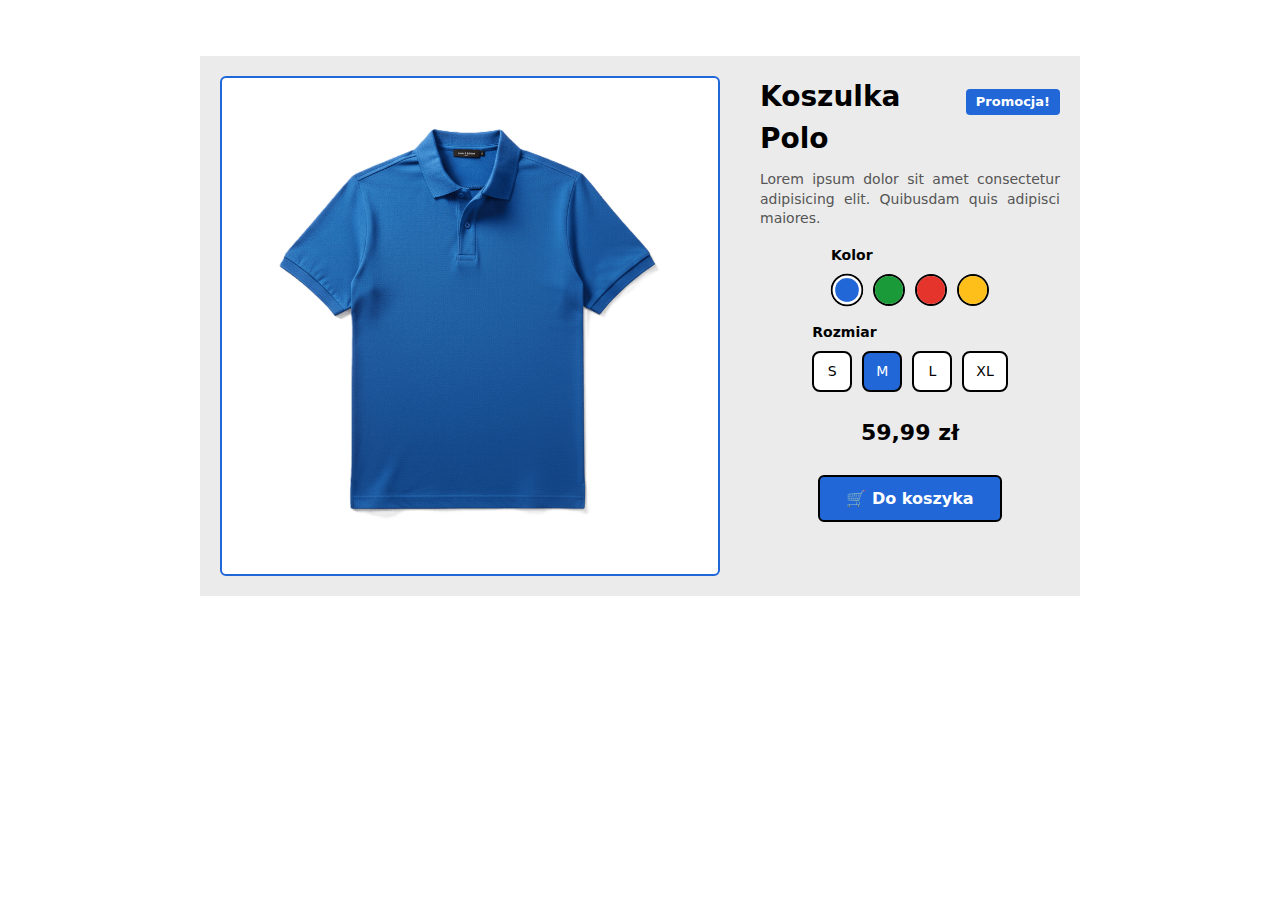
<file: lab-3/index.html>
<!DOCTYPE html>
<html lang="pl">
  <head>
    <meta charset="UTF-8" />
    <meta name="viewport" content="width=device-width, initial-scale=1.0" />
    <title>Polo Shirt</title>
    <link rel="stylesheet" href="css/style.css" />
  </head>
  <body>
    <div class="page">
      <main class="product">
        <section class="gallery">
          <div class="image-frame">
            <img src="images/polo_b.png" alt="Blue polo" class="img-blue" />
            <img src="images/polo_g.png" alt="Green polo" class="img-green" />
            <img src="images/polo_r.png" alt="Red polo" class="img-red" />
            <img src="images/polo_y.png" alt="Yellow polo" class="img-yellow" />
          </div>
        </section>

        <section class="info">
          <header>
            <div>
              <h1>Koszulka Polo</h1>
              <p class="promo">Promocja!</p>
            </div>
            <p class="desc">
              Lorem ipsum dolor sit amet consectetur adipisicing elit. Quibusdam
              quis adipisci maiores.
            </p>
          </header>

          <section>
            <h2>Kolor</h2>
            <fieldset class="colors">
              <input type="radio" name="color" id="color-blue" hidden checked />
              <label for="color-blue"><span data-color="blue"></span></label>

              <input type="radio" name="color" id="color-green" hidden />
              <label for="color-green"><span data-color="green"></span></label>

              <input type="radio" name="color" id="color-red" hidden />
              <label for="color-red"><span data-color="red"></span></label>

              <input type="radio" name="color" id="color-yellow" hidden />
              <label for="color-yellow"
                ><span data-color="yellow"></span
              ></label>
            </fieldset>
          </section>

          <section>
            <h2>Rozmiar</h2>
            <fieldset class="sizes">
              <input type="radio" name="size" id="size-s" />
              <label for="size-s">S</label>

              <input type="radio" name="size" id="size-m" checked />
              <label for="size-m">M</label>

              <input type="radio" name="size" id="size-l" />
              <label for="size-l">L</label>

              <input type="radio" name="size" id="size-xl" />
              <label for="size-xl">XL</label>
            </fieldset>
          </section>

          <p class="price">59,99 zł</p>

          <button type="button" class="add-to-cart">🛒 Do koszyka</button>
        </section>
      </main>
    </div>
  </body>
</html>
</file>
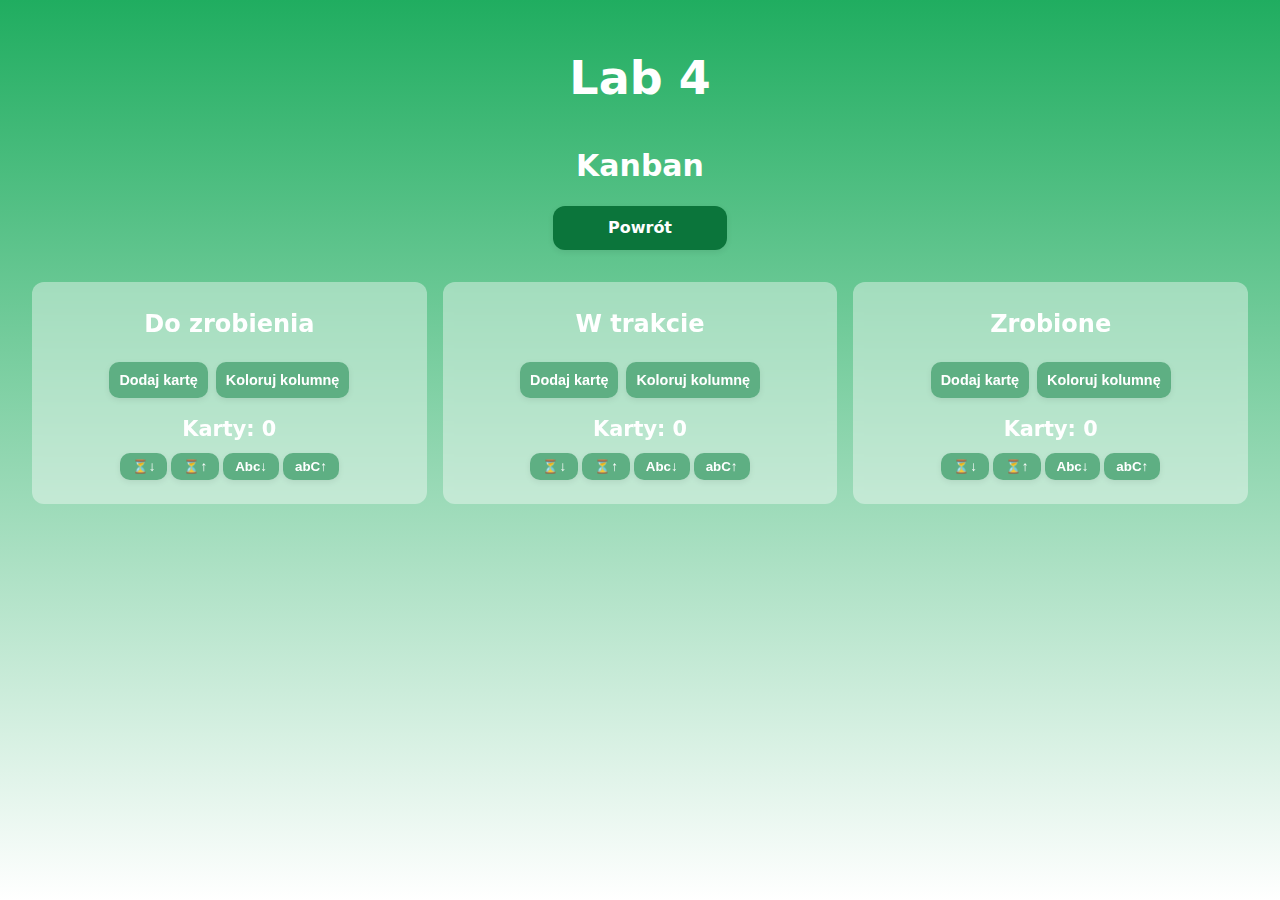
<file: lab-4/index.html>
<!DOCTYPE html>
<html lang="pl">
  <head>
    <meta charset="UTF-8" />
    <meta name="viewport" content="width=device-width, initial-scale=1.0" />
    <title>Lab 4</title>
    <link rel="stylesheet" href="css/style.css" />
  </head>

  <body>
    <header>
      <h1>Lab 4</h1>
      <h2>Kanban</h2>
      <a href="..">Powrót</a>
    </header>

    <main class="kanban">
      <section class="column" data-status="todo">
        <h3>Do zrobienia</h3>
        <div class="button-row">
          <button type="button" class="add-card">Dodaj kartę</button>
          <button type="button" class="color-column">Koloruj kolumnę</button>
        </div>
        <div class="card-counter">Karty: 0</div>
        <div class="sort-controls">
          <button
            type="button"
            class="sort-date-asc"
            title="Sortuj od najstarszej"
          >
            ⏳↓
          </button>
          <button
            type="button"
            class="sort-date-desc"
            title="Sortuj od najmłodszej"
          >
            ⏳↑
          </button>
          <button
            type="button"
            class="sort-text-asc"
            title="Sortuj alfabetycznie"
          >
            Abc↓
          </button>
          <button
            type="button"
            class="sort-text-desc"
            title="Sortuj odwrotnie alfabetycznie"
          >
            abC↑
          </button>
        </div>
        <div class="card-list"></div>
      </section>

      <section class="column" data-status="in-progress">
        <h3>W trakcie</h3>
        <div class="button-row">
          <button type="button" class="add-card">Dodaj kartę</button>
          <button type="button" class="color-column">Koloruj kolumnę</button>
        </div>
        <div class="card-counter">Karty: 0</div>
        <div class="sort-controls">
          <button
            type="button"
            class="sort-date-asc"
            title="Sortuj od najstarszej"
          >
            ⏳↓
          </button>
          <button
            type="button"
            class="sort-date-desc"
            title="Sortuj od najmłodszej"
          >
            ⏳↑
          </button>
          <button
            type="button"
            class="sort-text-asc"
            title="Sortuj alfabetycznie"
          >
            Abc↓
          </button>
          <button
            type="button"
            class="sort-text-desc"
            title="Sortuj odwrotnie alfabetycznie"
          >
            abC↑
          </button>
        </div>
        <div class="card-list"></div>
      </section>

      <section class="column" data-status="done">
        <h3>Zrobione</h3>
        <div class="button-row">
          <button type="button" class="add-card">Dodaj kartę</button>
          <button type="button" class="color-column">Koloruj kolumnę</button>
        </div>
        <div class="card-counter">Karty: 0</div>
        <div class="sort-controls">
          <button
            type="button"
            class="sort-date-asc"
            title="Sortuj od najstarszej"
          >
            ⏳↓
          </button>
          <button
            type="button"
            class="sort-date-desc"
            title="Sortuj od najmłodszej"
          >
            ⏳↑
          </button>
          <button
            type="button"
            class="sort-text-asc"
            title="Sortuj alfabetycznie"
          >
            Abc↓
          </button>
          <button
            type="button"
            class="sort-text-desc"
            title="Sortuj odwrotnie alfabetycznie"
          >
            abC↑
          </button>
        </div>
        <div class="card-list"></div>
      </section>
    </main>

    <script src="js/kanban.js"></script>
  </body>
</html>
</file>
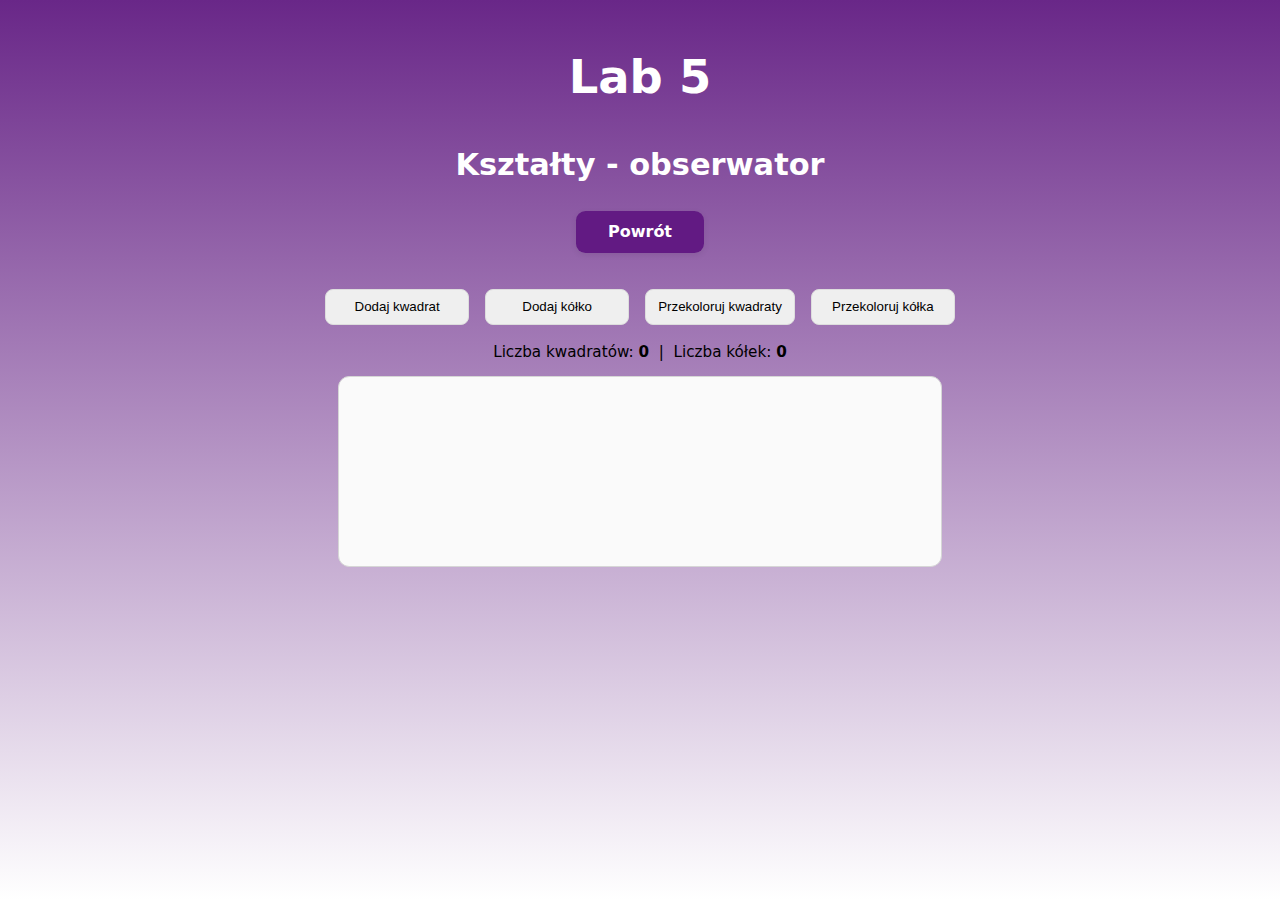
<file: lab-5/index.html>
<!DOCTYPE html>
<html lang="pl">
  <head>
    <meta charset="UTF-8" />
    <title>Lab 5</title>
    <link rel="stylesheet" href="css/style.css" />
    <meta name="viewport" content="width=device-width, initial-scale=1.0" />
    <script defer type="module" src="./app.js"></script>
  </head>
  <body>
    <header>
      <h1>Lab 5</h1>
      <h2>Kształty - obserwator</h2>
      <a class="return-btn" href="..">Powrót</a>
    </header>
    <main>
      <div class="controls">
        <button id="addSquare">Dodaj kwadrat</button>
        <button id="addCircle">Dodaj kółko</button>
        <button id="recolorSquares">Przekoloruj kwadraty</button>
        <button id="recolorCircles">Przekoloruj kółka</button>
      </div>

      <div class="counters">
        <span>Liczba kwadratów: <strong id="cntSquares">0</strong></span>
        &nbsp;|&nbsp;
        <span>Liczba kółek: <strong id="cntCircles">0</strong></span>
      </div>

      <div id="board" class="board" aria-label="pole z kształtami">
        <!-- tutaj będą dodawane shape -->
      </div>
    </main>
  </body>
</html>
</file>
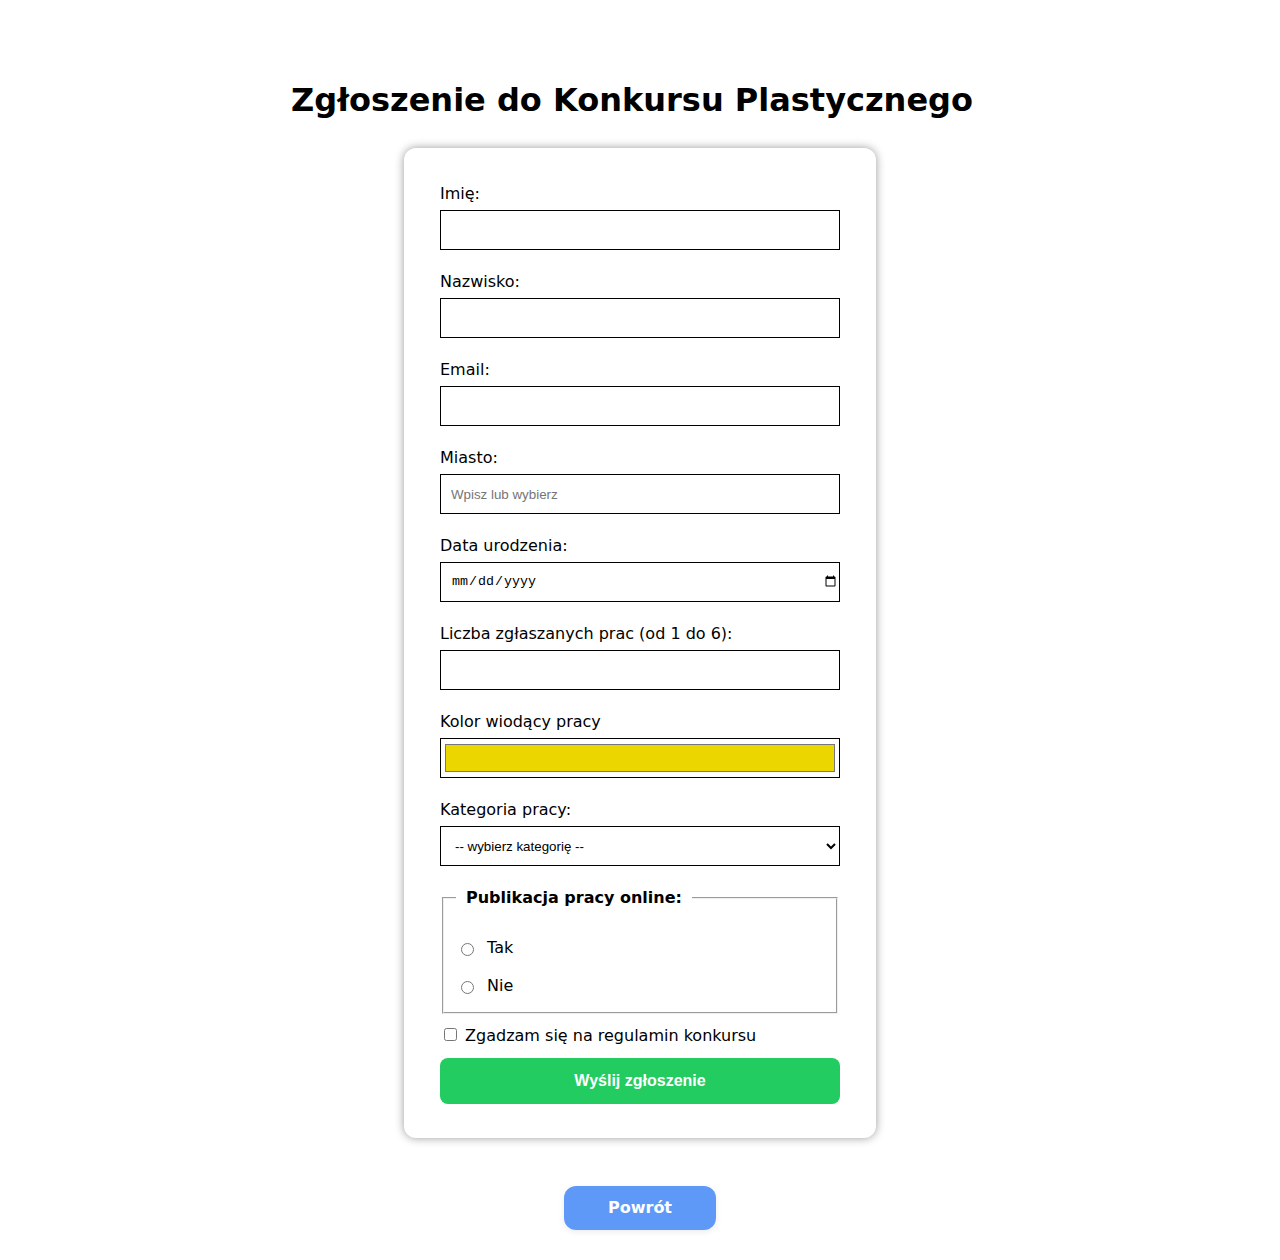
<file: lab-1/pages/konkurs.html>
<!DOCTYPE html>
<html lang="pl">
  <head>
    <meta charset="UTF-8" />
    <title></title>
    <link rel="stylesheet" href="../css/konkurs.css" />
  </head>
  <body>
    <header>
      <h1>Zgłoszenie do Konkursu Plastycznego</h1>
      <nav>
        <label for="theme" title="Zmień motyw"> </label>
      </nav>
    </header>
    <main>
      <section class="wrap card">
        <input type="checkbox" id="theme" hidden />
        <form action="https://httpbin.org/get" method="get">
          <label for="name">Imię:</label>
          <input type="text" name="name" required maxlength="30" />

          <label for="name">Nazwisko:</label>
          <input
            type="text"
            id="surname"
            name="surname"
            required
            maxlength="50"
          />

          <label for="email">Email:</label>
          <input type="email" name="email" required />

          <label for="city">Miasto:</label>
          <input
            list="cities"
            name="city"
            placeholder="Wpisz lub wybierz"
            required
          />
          <datalist>
            <option value="Warszawa"></option>
            <option value="Kraków"></option>
            <option value="Gdańsk"></option>
            <option value="Poznań"></option>
            <option value="Wrocław"></option>
          </datalist>

          <label for="age">Data urodzenia:</label>
          <input type="date" name="date" required />

          <label>Liczba zgłaszanych prac (od 1 do 6):</label>
          <input
            type="number"
            id="works"
            name="works"
            min="1"
            max="6"
            required
          />

          <label for="color">Kolor wiodący pracy</label>
          <input type="color" name="color" value="#EBD600" />

          <label for="category">Kategoria pracy:</label>
          <select name="category" required>
            <option value="">-- wybierz kategorię --</option>
            <option>Rysunek</option>
            <option>Malarstwo</option>
            <option>Grafika cyfrowa</option>
          </select>

          <fieldset>
            <legend>Publikacja pracy online:</legend>
            <label>
              <input type="radio" name="published" value="tak" required />
              Tak
            </label>
            <label>
              <input type="radio" name="published" value="nie" /> Nie
            </label>
          </fieldset>

          <label for="agreement">
            <input type="checkbox" required />
            Zgadzam się na regulamin konkursu
          </label>

          <button type="submit">Wyślij zgłoszenie</button>
        </form>
      </section>
    </main>
    <footer>
      <a href="..">Powrót</a>
    </footer>
  </body>
</html>
</file>
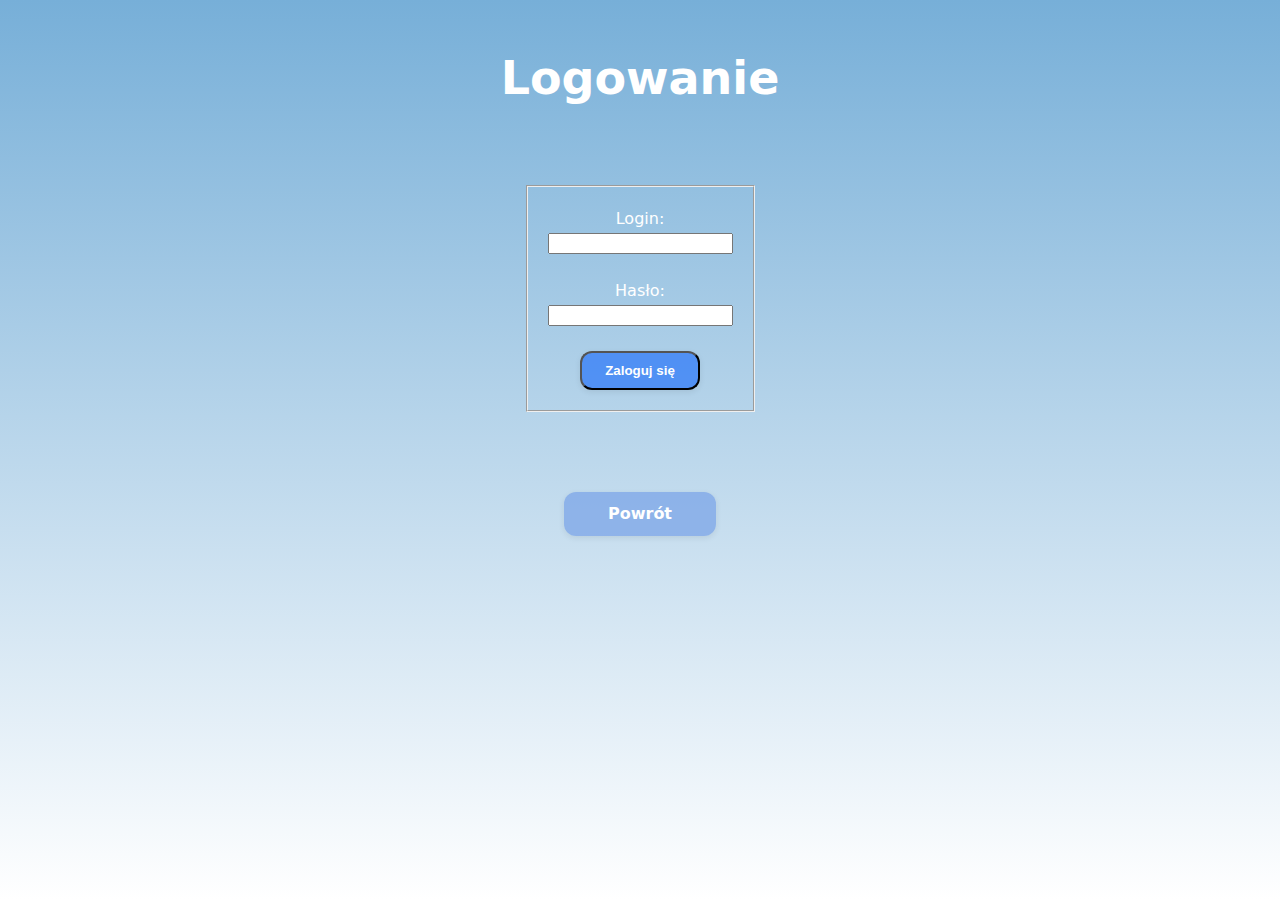
<file: lab-1/pages/login.html>
<!DOCTYPE html>
<html lang="pl">
  <head>
    <meta charset="UTF-8" />
    <title>Login</title>
    <link rel="stylesheet" href="../css/main.css" />
  </head>
  <body>
    <header>
      <h1>Logowanie</h1>
    </header>
    <main>
      <section>
        <form action="https://httpbin.org/post" method="post">
          <fieldset>
            <label for="login">Login:</label><br />
            <input type="text" id="login" name="login" required /><br /><br />
            <label for="password">Hasło:</label><br />
            <input
              type="password"
              id="password"
              name="password"
              required
            /><br /><br />
            <button type="submit">Zaloguj się</button>
          </fieldset>
        </form>
      </section>
    </main>
    <footer>
      <a href="..">Powrót</a>
    </footer>
  </body>
</html>
</file>
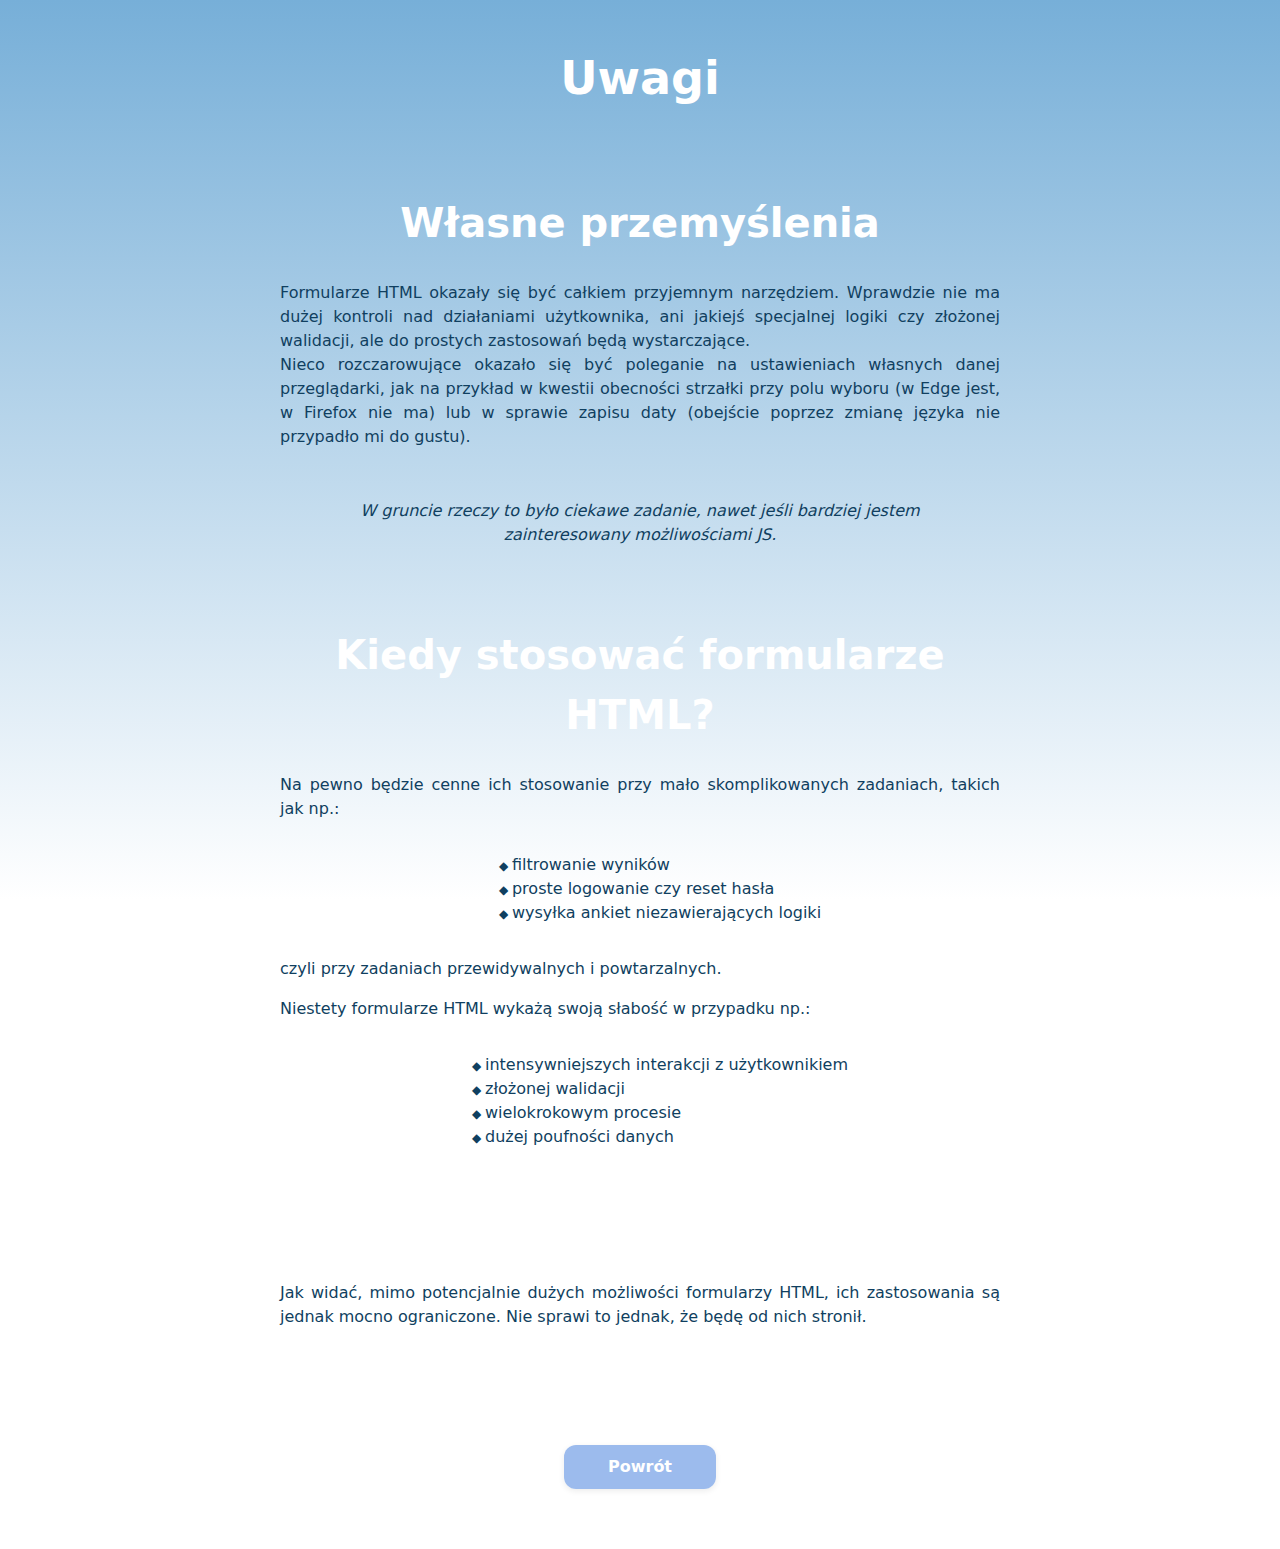
<file: lab-1/pages/uwagi.html>
<!DOCTYPE html>
<html lang="pl">
  <head>
    <meta charset="UTF-8" />
    <title>Uwagi</title>
    <link rel="stylesheet" href="../css/main.css" />
  </head>
  <body>
    <h1>Uwagi</h1>
    <main>
      <article>
        <section>
          <h2>Własne przemyślenia</h2>
          <p>
            Formularze HTML okazały się być całkiem przyjemnym narzędziem.
            Wprawdzie nie ma dużej kontroli nad działaniami użytkownika, ani
            jakiejś specjalnej logiki czy złożonej walidacji, ale do prostych
            zastosowań będą wystarczające. <br />Nieco rozczarowujące okazało
            się być poleganie na ustawieniach własnych danej przeglądarki, jak
            na przykład w kwestii obecności strzałki przy polu wyboru (w Edge
            jest, w Firefox nie ma) lub w sprawie zapisu daty (obejście poprzez
            zmianę języka nie przypadło mi do gustu).
          </p>
          <aside>
            W gruncie rzeczy to było ciekawe zadanie, nawet jeśli bardziej
            jestem zainteresowany możliwościami JS.
          </aside>
        </section>

        <section>
          <h2>Kiedy stosować formularze HTML?</h2>
          <p>
            Na pewno będzie cenne ich stosowanie przy mało skomplikowanych
            zadaniach, takich jak np.:
          </p>
          <ul>
            <li>filtrowanie wyników</li>
            <li>proste logowanie czy reset hasła</li>
            <li>wysyłka ankiet niezawierających logiki</li>
          </ul>
          <p>czyli przy zadaniach przewidywalnych i powtarzalnych.</p>
          <p>Niestety formularze HTML wykażą swoją słabość w przypadku np.:</p>
          <ul>
            <li>intensywniejszych interakcji z użytkownikiem</li>
            <li>złożonej walidacji</li>
            <li>wielokrokowym procesie</li>
            <li>dużej poufności danych</li>
          </ul>
        </section>
        <summary>
          <h2>Podsumowanie</h2>
          <p>
            Jak widać, mimo potencjalnie dużych możliwości formularzy HTML, ich
            zastosowania są jednak mocno ograniczone. Nie sprawi to jednak, że
            będę od nich stronił.
          </p>
        </summary>
      </article>
    </main>

    <footer>
      <a href="..">Powrót</a>
    </footer>
  </body>
</html>
</file>
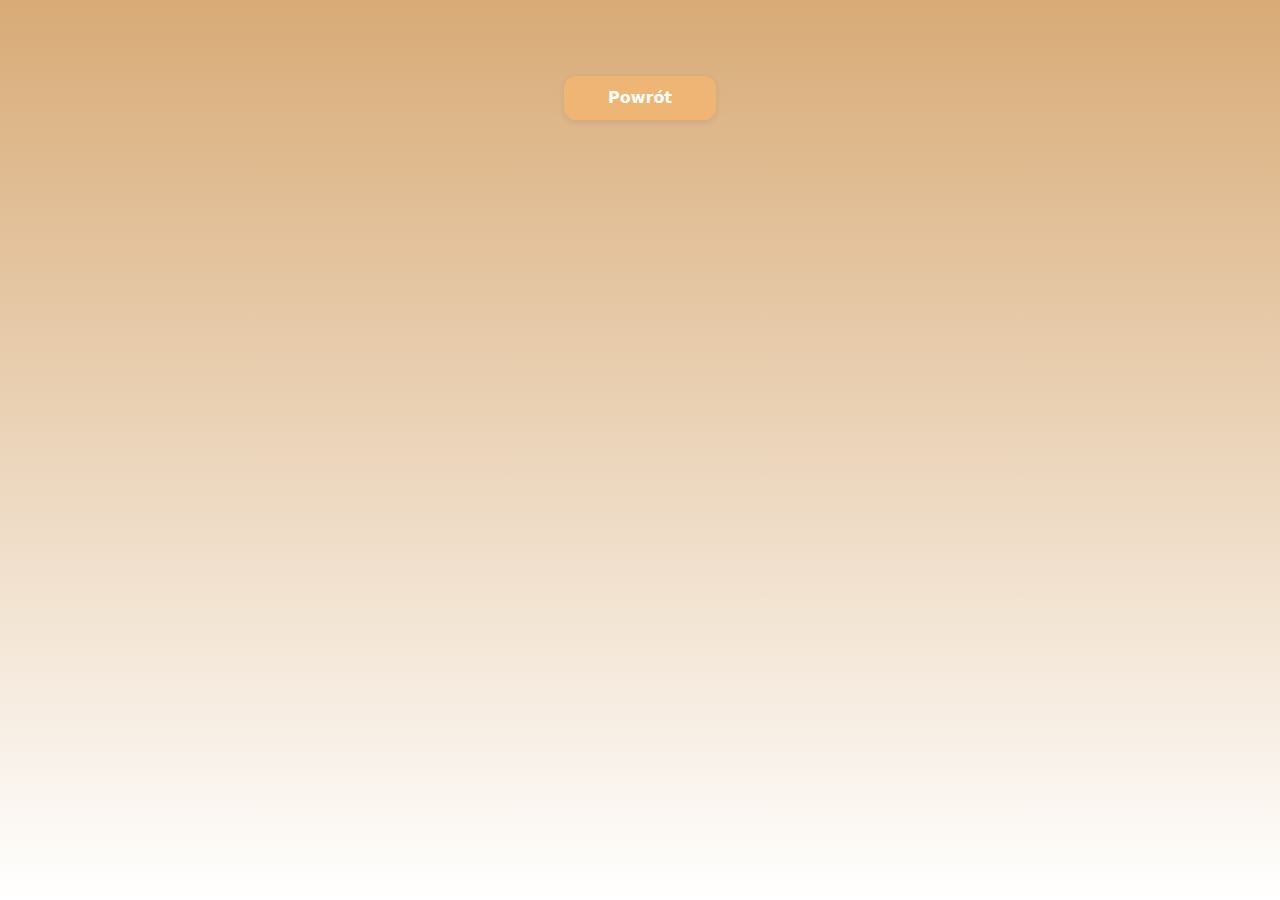
<file: lab-2/pages/flex.html>
<!DOCTYPE html>
<html lang="pl">
  <head>
    <meta charset="UTF-8" />
    <title>Flexbox demo</title>
    <link rel="stylesheet" href="../css/style.css" />
  </head>
  <body>
    <footer>
      <a href="..">Powrót</a>
    </footer>
  </body>
</html>
</file>
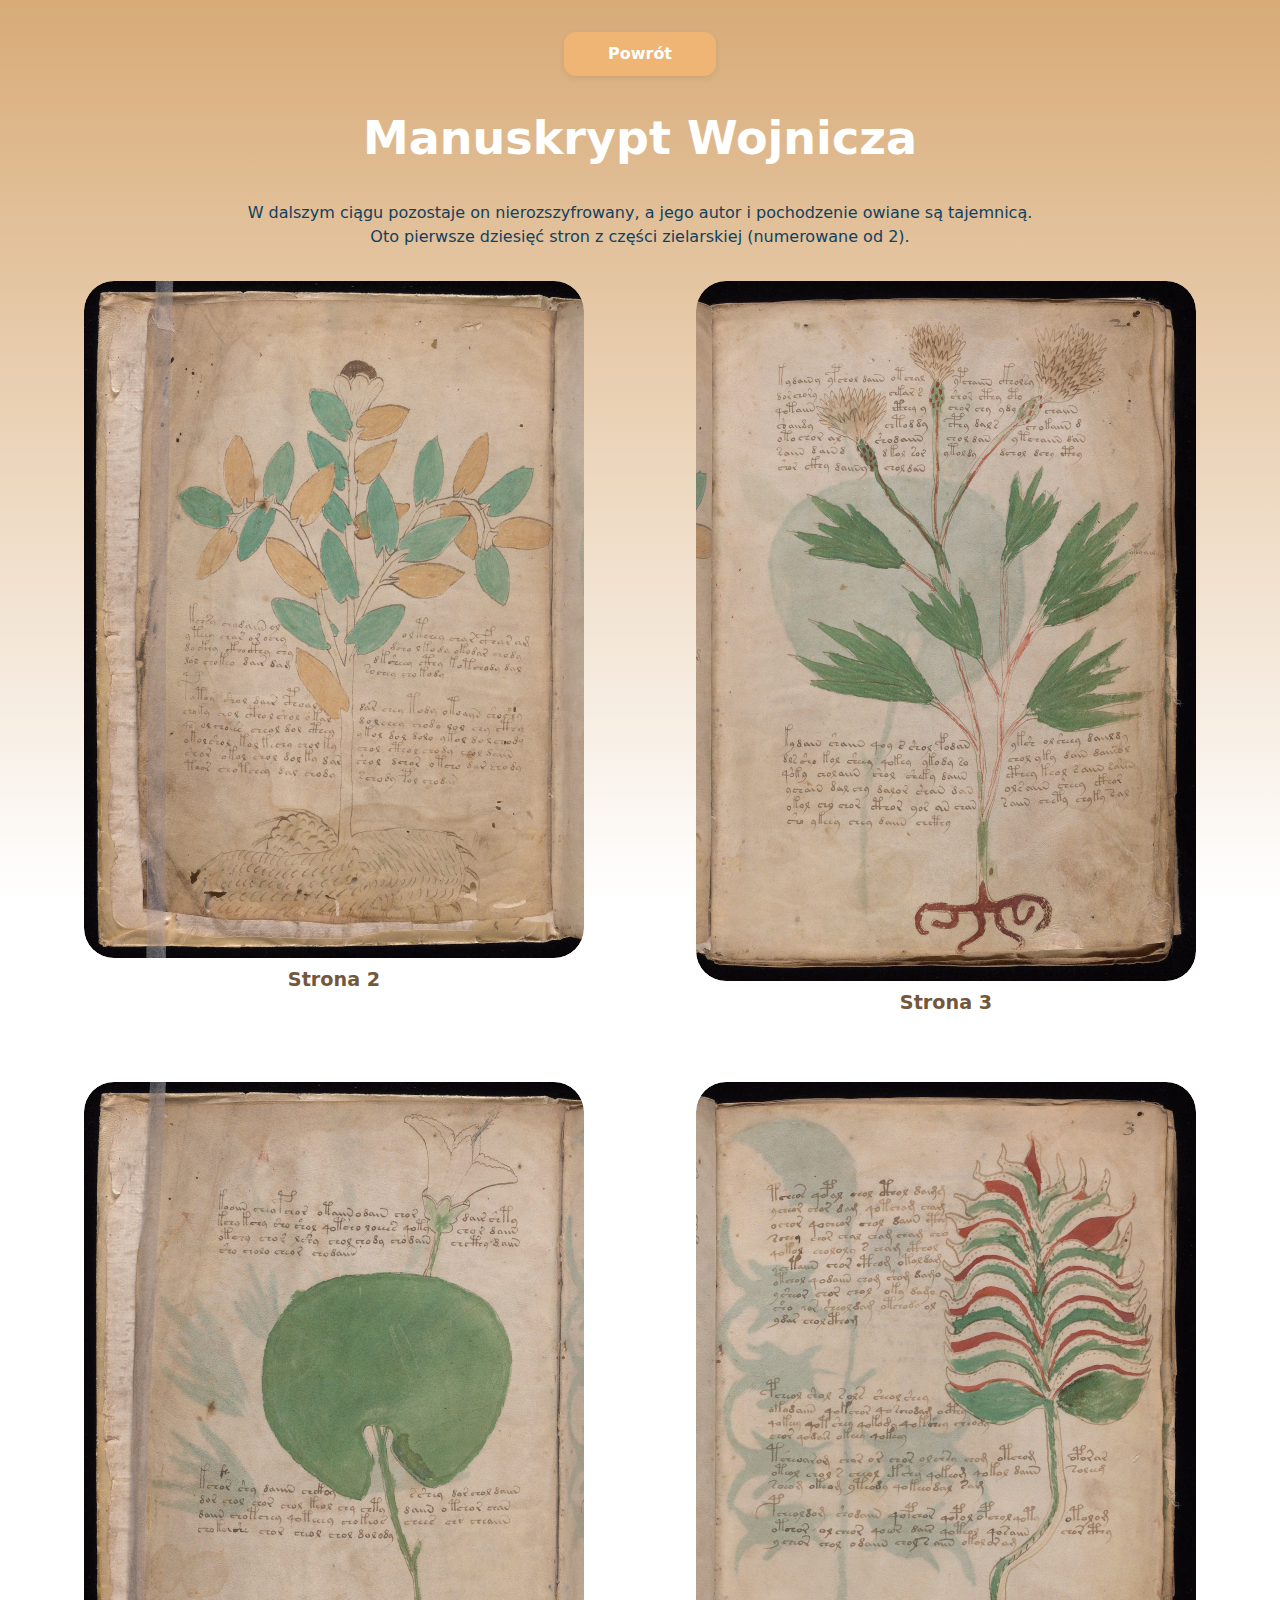
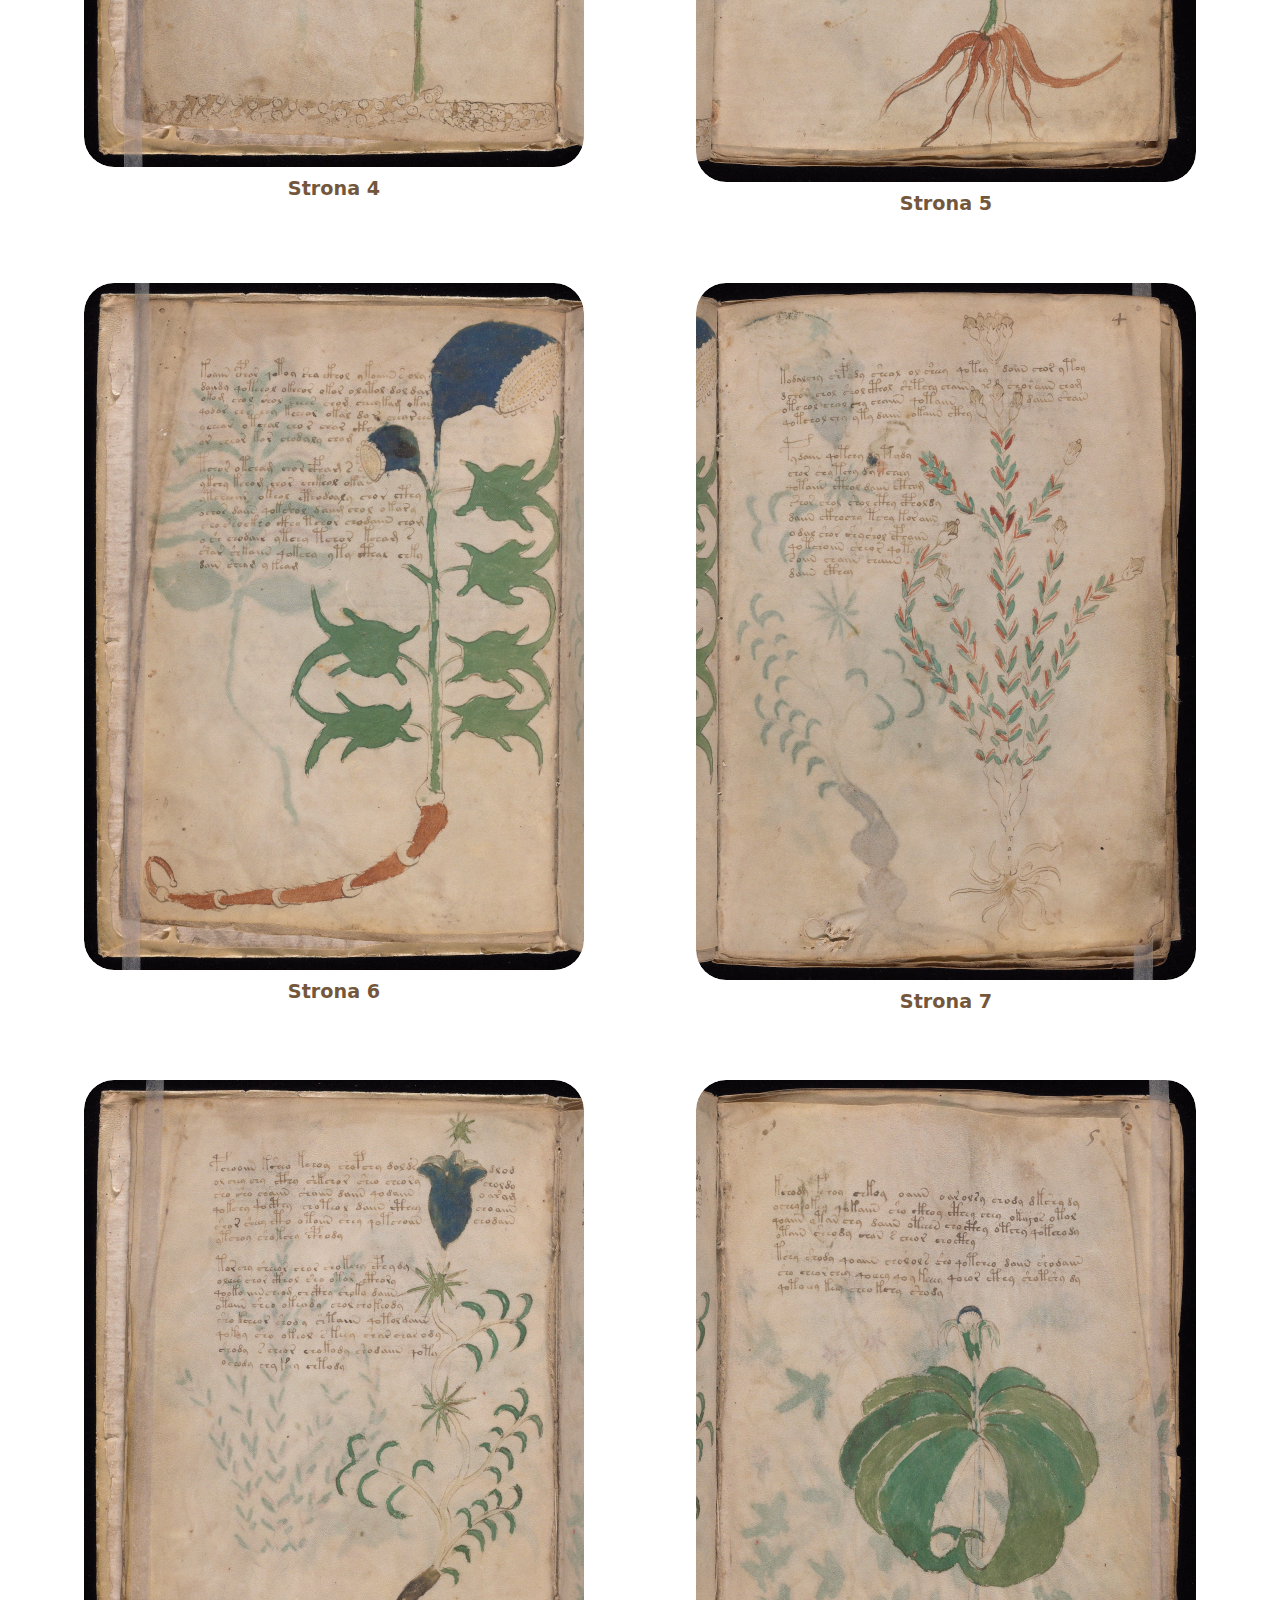
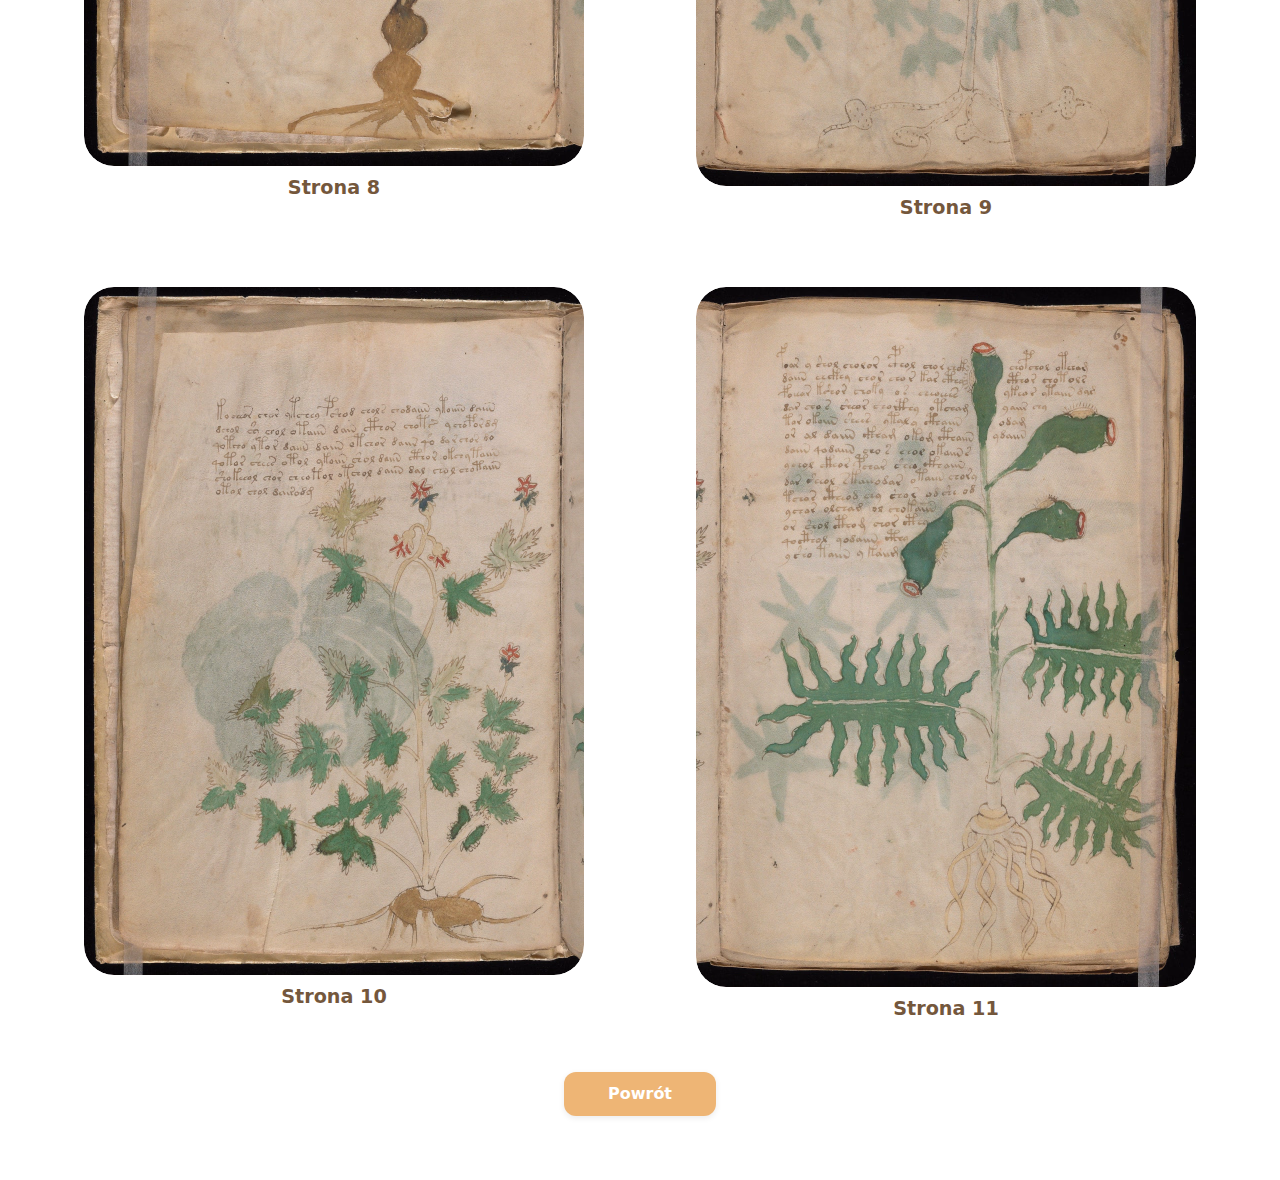
<file: lab-2/pages/galeria.html>
<!DOCTYPE html>
<html lang="pl">
  <head>
    <meta charset="UTF-8" />
    <meta name="viewport" content="width=device-width, initial-scale=1.0" />
    <title>Galeria</title>
    <link rel="stylesheet" href="../css/galeria.css" />
  </head>
  <body>
    <nav>
      <a href="..">Powrót</a>
    </nav>
    <h1>Manuskrypt Wojnicza</h1>
    <p>
      W dalszym ciągu pozostaje on nierozszyfrowany, a jego autor i pochodzenie
      owiane są tajemnicą.
      <br />Oto pierwsze dziesięć stron z części zielarskiej (numerowane od 2).
    </p>

    <main>
      <div class="page">
        <figure>
          <picture>
            <source
              type="image/avif"
              media="(max-width: 799px)"
              srcset="../images/voynich_2_500.avif"
            />
            <source
              type="image/avif"
              media="(min-width: 800px) and (max-width: 1199px)"
              srcset="../images/voynich_2_1000.avif"
            />
            <source
              type="image/avif"
              media="(min-width: 1200px) and (max-width: 1599px)"
              srcset="../images/voynich_2_500.avif"
            />
            <source
              type="image/avif"
              media="(min-width: 1600px)"
              srcset="../images/voynich_2_1000.avif"
            />
            <img src="../images/voynich_2.jpg" alt="Strona 2" />
          </picture>
          <figcaption>Strona 2</figcaption>
        </figure>
      </div>

      <div class="page">
        <figure>
          <picture>
            <source
              type="image/avif"
              media="(max-width: 799px)"
              srcset="../images/voynich_3_500.avif"
            />
            <source
              type="image/avif"
              media="(min-width: 800px) and (max-width: 1199px)"
              srcset="../images/voynich_3_1000.avif"
            />
            <source
              type="image/avif"
              media="(min-width: 1200px) and (max-width: 1599px)"
              srcset="../images/voynich_3_500.avif"
            />
            <source
              type="image/avif"
              media="(min-width: 1600px)"
              srcset="../images/voynich_3_1000.avif"
            />
            <img src="../images/voynich_3.jpg" alt="Strona 3" />
          </picture>
          <figcaption>Strona 3</figcaption>
        </figure>
      </div>

      <div class="page">
        <figure>
          <picture>
            <source
              type="image/avif"
              media="(max-width: 799px)"
              srcset="../images/voynich_4_500.avif"
            />
            <source
              type="image/avif"
              media="(min-width: 800px) and (max-width: 1199px)"
              srcset="../images/voynich_4_1000.avif"
            />
            <source
              type="image/avif"
              media="(min-width: 1200px) and (max-width: 1599px)"
              srcset="../images/voynich_4_500.avif"
            />
            <source
              type="image/avif"
              media="(min-width: 1600px)"
              srcset="../images/voynich_4_1000.avif"
            />
            <img src="../images/voynich_4.jpg" alt="Strona 4" />
          </picture>
          <figcaption>Strona 4</figcaption>
        </figure>
      </div>

      <div class="page">
        <figure>
          <picture>
            <source
              type="image/avif"
              media="(max-width: 799px)"
              srcset="../images/voynich_5_500.avif"
            />
            <source
              type="image/avif"
              media="(min-width: 800px) and (max-width: 1199px)"
              srcset="../images/voynich_5_1000.avif"
            />
            <source
              type="image/avif"
              media="(min-width: 1200px) and (max-width: 1599px)"
              srcset="../images/voynich_5_500.avif"
            />
            <source
              type="image/avif"
              media="(min-width: 1600px)"
              srcset="../images/voynich_5_1000.avif"
            />
            <img src="../images/voynich_5.jpg" alt="Strona 5" />
          </picture>
          <figcaption>Strona 5</figcaption>
        </figure>
      </div>

      <div class="page">
        <figure>
          <picture>
            <source
              type="image/avif"
              media="(max-width: 799px)"
              srcset="../images/voynich_6_500.avif"
            />
            <source
              type="image/avif"
              media="(min-width: 800px) and (max-width: 1199px)"
              srcset="../images/voynich_6_1000.avif"
            />
            <source
              type="image/avif"
              media="(min-width: 1200px) and (max-width: 1599px)"
              srcset="../images/voynich_6_500.avif"
            />
            <source
              type="image/avif"
              media="(min-width: 1600px)"
              srcset="../images/voynich_6_1000.avif"
            />
            <img src="../images/voynich_6.jpg" alt="Strona 6" />
          </picture>
          <figcaption>Strona 6</figcaption>
        </figure>
      </div>

      <div class="page">
        <figure>
          <picture>
            <source
              type="image/avif"
              media="(max-width: 799px)"
              srcset="../images/voynich_7_500.avif"
            />
            <source
              type="image/avif"
              media="(min-width: 800px) and (max-width: 1199px)"
              srcset="../images/voynich_7_1000.avif"
            />
            <source
              type="image/avif"
              media="(min-width: 1200px) and (max-width: 1599px)"
              srcset="../images/voynich_7_500.avif"
            />
            <source
              type="image/avif"
              media="(min-width: 1600px)"
              srcset="../images/voynich_7_1000.avif"
            />
            <img src="../images/voynich_7.jpg" alt="Strona 7" />
          </picture>
          <figcaption>Strona 7</figcaption>
        </figure>
      </div>

      <div class="page">
        <figure>
          <picture>
            <source
              type="image/avif"
              media="(max-width: 799px)"
              srcset="../images/voynich_8_500.avif"
            />
            <source
              type="image/avif"
              media="(min-width: 800px) and (max-width: 1199px)"
              srcset="../images/voynich_8_1000.avif"
            />
            <source
              type="image/avif"
              media="(min-width: 1200px) and (max-width: 1599px)"
              srcset="../images/voynich_8_500.avif"
            />
            <source
              type="image/avif"
              media="(min-width: 1600px)"
              srcset="../images/voynich_8_1000.avif"
            />
            <img src="../images/voynich_8.jpg" alt="Strona 8" />
          </picture>
          <figcaption>Strona 8</figcaption>
        </figure>
      </div>

      <div class="page">
        <figure>
          <picture>
            <source
              type="image/avif"
              media="(max-width: 799px)"
              srcset="../images/voynich_9_500.avif"
            />
            <source
              type="image/avif"
              media="(min-width: 800px) and (max-width: 1199px)"
              srcset="../images/voynich_9_1000.avif"
            />
            <source
              type="image/avif"
              media="(min-width: 1200px) and (max-width: 1599px)"
              srcset="../images/voynich_9_500.avif"
            />
            <source
              type="image/avif"
              media="(min-width: 1600px)"
              srcset="../images/voynich_9_1000.avif"
            />
            <img src="../images/voynich_9.jpg" alt="Strona 9" />
          </picture>
          <figcaption>Strona 9</figcaption>
        </figure>
      </div>

      <div class="page">
        <figure>
          <picture>
            <source
              type="image/avif"
              media="(max-width: 799px)"
              srcset="../images/voynich_10_500.avif"
            />
            <source
              type="image/avif"
              media="(min-width: 800px) and (max-width: 1199px)"
              srcset="../images/voynich_10_1000.avif"
            />
            <source
              type="image/avif"
              media="(min-width: 1200px) and (max-width: 1599px)"
              srcset="../images/voynich_10_500.avif"
            />
            <source
              type="image/avif"
              media="(min-width: 1600px)"
              srcset="../images/voynich_10_1000.avif"
            />
            <img src="../images/voynich_10.jpg" alt="Strona 10" />
          </picture>
          <figcaption>Strona 10</figcaption>
        </figure>
      </div>

      <div class="page">
        <figure>
          <picture>
            <source
              type="image/avif"
              media="(max-width: 799px)"
              srcset="../images/voynich_11_500.avif"
            />
            <source
              type="image/avif"
              media="(min-width: 800px) and (max-width: 1199px)"
              srcset="../images/voynich_11_1000.avif"
            />
            <source
              type="image/avif"
              media="(min-width: 1200px) and (max-width: 1599px)"
              srcset="../images/voynich_11_500.avif"
            />
            <source
              type="image/avif"
              media="(min-width: 1600px)"
              srcset="../images/voynich_11_1000.avif"
            />
            <img src="../images/voynich_11.jpg" alt="Strona 11" />
          </picture>
          <figcaption>Strona 11</figcaption>
        </figure>
      </div>
    </main>

    <footer>
      <a href="..">Powrót</a>
    </footer>
  </body>
</html>
</file>
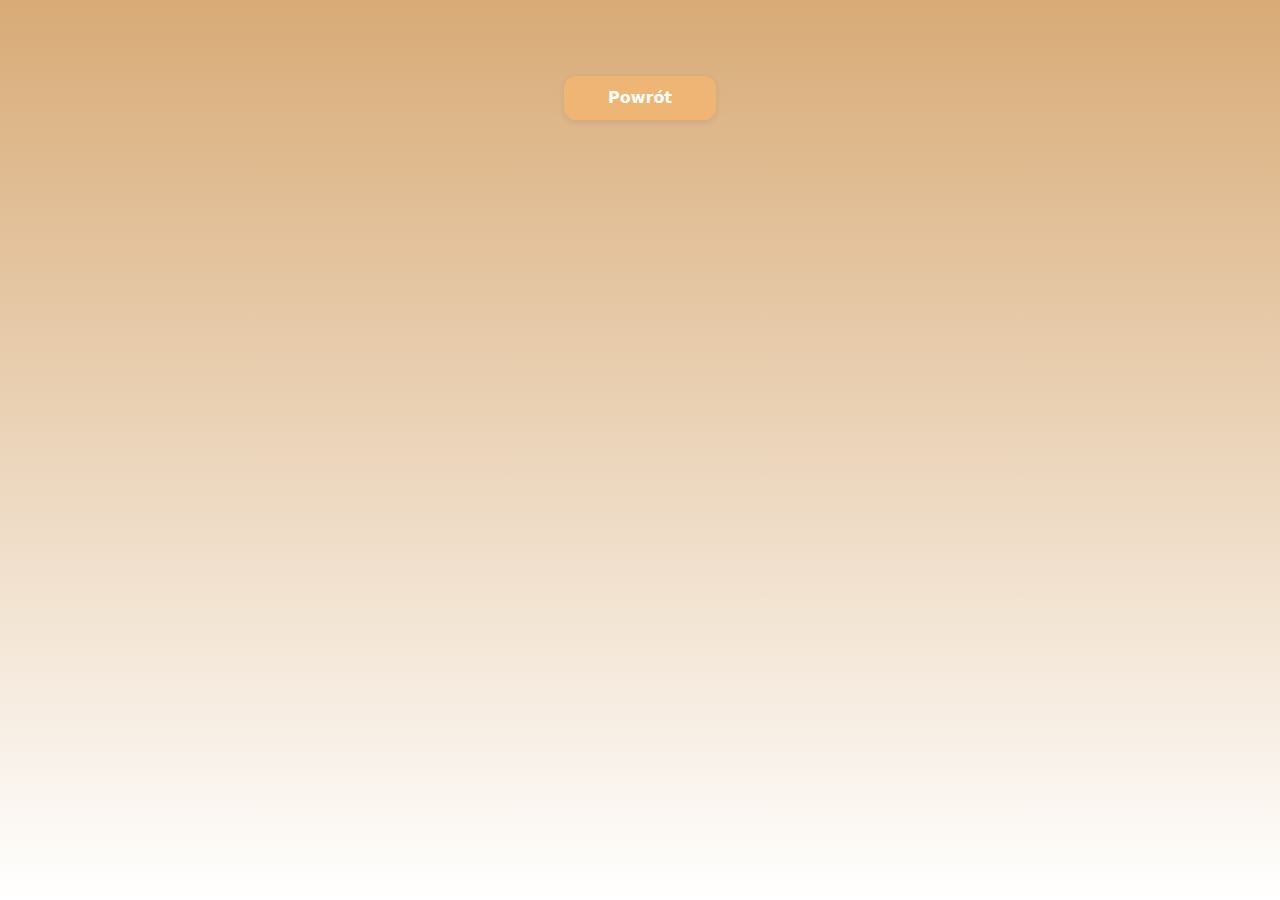
<file: lab-2/pages/grid.html>
<!DOCTYPE html>
<html lang="pl">
  <head>
    <meta charset="UTF-8" />
    <title>Grid demo</title>
    <link rel="stylesheet" href="../css/style.css" />
  </head>
  <body>
    <footer>
      <a href="..">Powrót</a>
    </footer>
  </body>
</html>
</file>
<file: lab-3/css/style.css>
:root {
  --font-base: system-ui, -apple-system, BlinkMacSystemFont, 'Segoe UI',
    sans-serif;
  --color-page-bg: #ffffff;
  --color-card-bg: #ebebeb;
  --color-border-main: #d0d3e0;
  --color-link: #0066cc;
  --color-text-main: #555555;
  --color-blue: #2167d8;
  --color-green: #1a9a38;
  --color-red: #e5342b;
  --color-yellow: #ffbf1a;
  --color-cart-bg: #0053b3;
}

* {
  box-sizing: border-box;
  margin: 0;
  padding: 0;
  font-family: var(--font-base);
}

html {
  font-size: 16px;
  line-height: 1.5;
}

body {
  margin: 0;
  padding: 1rem;
  background: var(--color-page-bg);
}

a {
  color: var(--color-link);
  text-decoration: none;
  font-size: 1.4rem;
}

a:hover {
  text-decoration: underline;
}

.page {
  --accent-color: var(--color-blue);
  --img-blue-opacity: 1;
  --img-green-opacity: 0;
  --img-red-opacity: 0;
  --img-yellow-opacity: 0;

  --img-blue-shift: 0px;
  --img-green-shift: 40px;
  --img-red-shift: 40px;
  --img-yellow-shift: 40px;

  max-width: min(100%, calc(500px + 300px + 80px));
  margin: 40px auto;
  padding: 20px;
  background: var(--color-card-bg);

  & .product {
    display: flex;
    flex-wrap: wrap;
    gap: 40px;
    align-items: stretch;
    justify-content: center;
  }

  & .gallery {
    flex: 0 1 500px;
    max-width: min(100%, 500px);
    width: 100%;
    padding: 20px;
    border: 2px solid var(--accent-color);
    background-color: var(--color-page-bg);
    border-radius: 6px;
    display: flex;
    align-items: center;
    justify-content: center;
    position: relative;

    & .image-frame {
      position: relative;
      width: 100%;
      max-width: 500px;
      aspect-ratio: 1 / 1;

      & img {
        position: absolute;
        inset: 0;
        margin: auto;
        width: 100%;
        height: 100%;
        object-fit: contain;
        opacity: 0;
        transform: translateY(40px) scale(0.95);
        transition: opacity 0.9s cubic-bezier(0.16, 1, 0.3, 1),
          transform 0.9s cubic-bezier(0.16, 1, 0.3, 1);
      }

      & .img-blue {
        opacity: var(--img-blue-opacity);
        transform: translateY(var(--img-blue-shift)) scale(1);
      }

      & .img-green {
        opacity: var(--img-green-opacity);
        transform: translateY(var(--img-green-shift)) scale(1);
      }

      & .img-red {
        opacity: var(--img-red-opacity);
        transform: translateY(var(--img-red-shift)) scale(1);
      }

      & .img-yellow {
        opacity: var(--img-yellow-opacity);
        transform: translateY(var(--img-yellow-shift)) scale(1);
      }
    }
  }

  & .info {
    flex: 1 1 300px;
    max-width: min(100%, 300px);
    width: 100%;
    display: flex;
    flex-direction: column;
    gap: 16px;

    & header {
      display: flex;
      flex-direction: column;
      gap: 10px;

      & > div {
        display: flex;
        justify-content: space-between;
        align-items: baseline;
        gap: 12px;
      }

      & h1 {
        font-size: 28px;
        font-weight: 700;
      }

      & .promo {
        display: inline-block;
        margin-top: 4px;
        padding: 3px 10px;
        border-radius: 4px;
        background: var(--accent-color);
        color: #fff;
        font-size: 13px;
        font-weight: 600;
        width: fit-content;
      }

      & .desc {
        font-size: 14px;
        color: var(--color-text-main);
        line-height: 1.4;
        max-width: 300px;
        text-align: justify;
      }
    }

    & > section {
      display: flex;
      flex-direction: column;
      align-items: flex-start;
      gap: 8px;
      align-self: center;

      & h2 {
        font-size: 14px;
        font-weight: 600;
      }
    }

    & .colors {
      border: none;
      display: flex;
      gap: 10px;

      & label {
        width: 32px;
        height: 32px;
        border-radius: 50%;
        cursor: pointer;
        display: flex;
        align-items: center;
        justify-content: center;
        border: 2px solid #000;

        & span {
          width: 100%;
          height: 100%;
          border-radius: 50%;
          display: block;
          box-sizing: border-box;
          border: none;
          transition: transform 0.2s ease, box-shadow 0.2s ease;
        }
      }

      & [data-color='blue'] {
        background: var(--color-blue);
      }
      & [data-color='green'] {
        background: var(--color-green);
      }
      & [data-color='red'] {
        background: var(--color-red);
      }
      & [data-color='yellow'] {
        background: var(--color-yellow);
      }
    }

    & .sizes {
      border: none;
      display: flex;
      gap: 10px;
      position: relative;

      & input[type='radio'] {
        position: absolute;
        opacity: 0;
        pointer-events: none;
      }

      & label {
        min-width: 40px;
        padding: 8px 12px;
        border-radius: 8px;
        border: 2px solid #000;
        background: #fff;
        text-align: center;
        font-size: 14px;
        cursor: pointer;
        color: #000;
        transition: background-color 0.2s ease, color 0.2s ease;
      }

      & #size-s:checked + label,
      & #size-m:checked + label,
      & #size-l:checked + label,
      & #size-xl:checked + label {
        background: var(--accent-color);
        color: #fff;
        animation: size-bounce-wobble 380ms ease-out forwards;
      }
    }

    & .price {
      font-size: 22px;
      font-weight: 700;
      margin-top: 8px;
      align-self: center;
    }

    & .add-to-cart {
      margin-top: 10px;
      padding: 12px 26px;
      border-radius: 6px;
      border: 2px solid #000;
      cursor: pointer;
      background: var(--accent-color);
      color: #fff;
      font-size: 16px;
      font-weight: 600;
      display: inline-flex;
      align-items: center;
      gap: 8px;
      align-self: center;
    }
  }

  &:has(#color-blue:checked) {
    --accent-color: var(--color-blue);
    --img-blue-opacity: 1;
    --img-blue-shift: 0px;
    --img-green-opacity: 0;
    --img-green-shift: 40px;
    --img-red-opacity: 0;
    --img-red-shift: 40px;
    --img-yellow-opacity: 0;
    --img-yellow-shift: 40px;
  }

  &:has(#color-green:checked) {
    --accent-color: var(--color-green);
    --img-blue-opacity: 0;
    --img-blue-shift: 40px;
    --img-green-opacity: 1;
    --img-green-shift: 0px;
    --img-red-opacity: 0;
    --img-red-shift: 40px;
    --img-yellow-opacity: 0;
    --img-yellow-shift: 40px;
  }

  &:has(#color-red:checked) {
    --accent-color: var(--color-red);
    --img-blue-opacity: 0;
    --img-blue-shift: 40px;
    --img-green-opacity: 0;
    --img-green-shift: 40px;
    --img-red-opacity: 1;
    --img-red-shift: 0px;
    --img-yellow-opacity: 0;
    --img-yellow-shift: 40px;
  }

  &:has(#color-yellow:checked) {
    --accent-color: var(--color-yellow);
    --img-blue-opacity: 0;
    --img-blue-shift: 40px;
    --img-green-opacity: 0;
    --img-green-shift: 40px;
    --img-red-opacity: 0;
    --img-red-shift: 40px;
    --img-yellow-opacity: 1;
    --img-yellow-shift: 0px;
  }

  &:has(#color-blue:checked) .colors label[for='color-blue'] span,
  &:has(#color-green:checked) .colors label[for='color-green'] span,
  &:has(#color-red:checked) .colors label[for='color-red'] span,
  &:has(#color-yellow:checked) .colors label[for='color-yellow'] span {
    transform: scale(0.85);
    background-clip: content-box;
    box-shadow: 0 0 0 3px #ffffff, 0 0 0 5px #000;
    animation: color-plunk 0.25s ease-out;
  }
}

@keyframes color-plunk {
  0% {
    transform: scale(1);
  }
  40% {
    transform: scale(1.2);
  }
  100% {
    transform: scale(0.85);
  }
}

@keyframes size-bounce-wobble {
  0% {
    transform: translateY(0) rotate(0deg);
  }
  30% {
    transform: translateY(-8px) rotate(-3deg);
  }
  60% {
    transform: translateY(-3px) rotate(2deg);
  }
  100% {
    transform: translateY(-2px) rotate(0deg);
  }
}
</file>
<file: lab-4/css/style.css>
html {
  font-size: 16px;
  font-family: system-ui, sans-serif;
  line-height: 1.5;
  background: linear-gradient(to bottom, #20ad60, #ffffff);
  background-attachment: fixed;
  background-repeat: no-repeat;
  background-size: cover;
  box-sizing: border-box;
}

*,
*::before,
*::after {
  box-sizing: inherit;
}

body {
  margin: 1rem;
  padding: 0;
  display: flex;
  flex-direction: column;
  align-items: center;
  text-align: center;
}
header {
  display: grid;
}

h1 {
  display: inline-block;
  font-size: 46px;
  margin: 20px 0 4px 0;
  padding: 8px 16px;
  color: #ffffff;
}

h2 {
  display: inline-block;
  font-size: 30px;
  margin: 10px 0 10px 0;
  padding: 8px 16px;
  color: #ffffff;
}

h3 {
  display: inline-block;
  padding: 8px 16px;
  color: #ffffff;
  margin: 0 0 0.75rem 0;
  font-size: 24px;
}

a {
  display: inline-flex;
  align-items: center;
  justify-content: center;
  min-width: 120px;
  padding: 10px 16px;
  background: #0b753b;
  color: #ffffff;
  text-decoration: none;
  border-radius: 12px;
  font-weight: 600;
  box-shadow: 0 2px 6px rgba(0, 0, 0, 0.08);
  &:hover {
    box-shadow: 0 2px 6px #1e5035;
    background: #072e18;
  }
  &:focus-visible {
    outline: 3px solid #f8ca96;
    outline-offset: 2px;
  }
}

.kanban {
  margin-top: 2rem;
  width: 100%;
  max-width: 1600px;
  min-width: 800px;
  margin-left: auto;
  margin-right: auto;
  padding: 0 1rem;
  display: flex;
  gap: 1rem;
  align-items: flex-start;

  .column {
    flex: 1;
    background: rgba(255, 255, 255, 0.4);
    backdrop-filter: blur(4px);
    padding: 1rem;
    border-radius: 12px;
    display: flex;
    flex-direction: column;
    align-items: center;
    text-align: center;

    .button-row {
      display: flex;
      gap: 0.5rem;
      margin-bottom: 1rem;

      .add-card,
      .color-column {
        padding: 10px 10px;
        font-size: 0.9rem;
        cursor: pointer;
      }
    }

    .card-counter {
      margin-bottom: 0.5rem;
      font-size: 1.3rem;
      font-weight: bold;
      color: #ffffff;
    }

    .sort-controls {
      display: flex;
      flex-wrap: wrap;
      justify-content: center;
      gap: 0.25rem;
      margin-bottom: 0.5rem;

      @media (max-width: 900px) {
        display: grid;
        grid-template-columns: repeat(2, 1fr);
        gap: 0.4rem;
      }
    }

    .button-row,
    .sort-controls {
      button {
        display: inline-flex;
        align-items: center;
        justify-content: center;
        padding: 6px 12px;
        background: #5eaf83;
        color: #ffffff;
        border: none;
        border-radius: 10px;
        font-weight: 600;
        box-shadow: 0 2px 6px rgba(0, 0, 0, 0.08);
        cursor: pointer;

        &:hover {
          background: #072e18;
          box-shadow: 0 2px 6px #1e5035;
        }

        &:focus-visible {
          outline: 3px solid #f8ca96;
          outline-offset: 2px;
        }
      }
    }

    .card-list {
      width: 100%;
      display: flex;
      flex-wrap: wrap;
      gap: 0.5rem;
      align-items: flex-start;
    }

    .card {
      position: relative;
      width: 100%;
      background: #ffffff;
      border: 3px solid #000000;
      border-radius: 8px;
      padding: 1.5rem 2.5rem;
      min-height: 80px;
      display: flex;
      align-items: center;
      justify-content: center;
      max-width: 100%;
      overflow: hidden;

      .text {
        width: 100%;
        outline: none;
        cursor: text;
        white-space: normal;
        overflow-wrap: anywhere;
        word-break: normal;
      }

      .close {
        position: absolute;
        top: 6px;
        right: 6px;
        background: none;
        border: none;
        font-size: 18px;
        cursor: pointer;
      }

      .left,
      .right,
      .color-card {
        position: absolute;
        background: none;
        border: none;
        font-size: 18px;
        cursor: pointer;
      }

      .left {
        left: 6px;
        top: 50%;
        transform: translateY(-50%);
      }

      .right {
        right: 6px;
        top: 50%;
        transform: translateY(-50%);
      }

      .color-card {
        position: absolute;
        bottom: 6px;
        right: 6px;
        background: none;
        border: none;
        font-size: 20px;
        cursor: pointer;
        padding: 0;
      }
    }
  }
}

@media (min-width: 1200px) {
  .kanban {
    .column {
      .card {
        width: calc(50% - 0.25rem);
      }
    }
  }
}

.card.pop {
  animation: popIn 0.25s ease-out;
}

@keyframes popIn {
  0% {
    transform: scale(0.8);
    opacity: 0;
  }
  75% {
    transform: scale(1.05);
    opacity: 1;
  }
  100% {
    transform: scale(1);
  }
}

.card.pop-out {
  animation: popOut 0.15s ease-in forwards;
}

@keyframes popOut {
  0% {
    transform: scale(1);
    opacity: 1;
  }
  75% {
    transform: scale(0.9);
    opacity: 1;
  }
  100% {
    transform: scale(0.8);
    opacity: 0;
  }
}
</file>
<file: lab-5/css/style.css>
html {
  font-size: 16px;
  font-family: system-ui, sans-serif;
  line-height: 1.5;
  background: linear-gradient(to bottom, #692788, #ffffff);
  background-attachment: fixed;
  background-repeat: no-repeat;
  background-size: cover;
}

body {
  margin: 0.5rem;
  padding: 0;
  display: flex;
  flex-direction: column;
  align-items: stretch;
  text-align: center;
}

header {
  display: flex;
  flex-direction: column;
  align-items: center;
}

h1 {
  display: inline-block;
  font-size: 2.2rem;
  margin: 0.75rem 0 0.25rem 0;
  padding: 0.4rem 0.6rem;
  color: #ffffff;
}

h2 {
  display: inline-block;
  font-size: 1.5rem;
  margin: 0.4rem 0 0.5rem 0;
  padding: 0.3rem 0.5rem;
  color: #ffffff;
}

.return-btn {
  display: inline-flex;
  align-items: center;
  justify-content: center;
  padding: 0.55rem 2rem;
  background: #621a83;
  color: #ffffff;
  text-decoration: none;
  border-radius: 0.6rem;
  font-weight: 600;
  box-shadow: 0 0.125rem 0.375rem rgba(0, 0, 0, 0.08);
  margin-top: 0.3rem;

  &:hover {
    box-shadow: 0 0.125rem 0.375rem #290e36;
    background: #3a144b;
  }

  &:focus-visible {
    outline: 0.2rem solid #190820;
    outline-offset: 0.15rem;
  }
}

main {
  margin-top: 1rem;
}

.controls {
  margin-bottom: 0.75rem;
  display: flex;
  flex-direction: column;
  gap: 0.5rem;
  align-items: center;
}

button {
  padding: 0.6rem 0.75rem;
  min-width: 12rem;
  max-width: 90%;
  cursor: pointer;
  border-radius: 0.5rem;
  border: 0.06rem solid #ddd;
}

.counters {
  margin: 0.75rem 0;
  font-size: 0.95rem;
}

.board {
  margin: 0.75rem auto;
  width: 90%;
  min-height: 10rem;
  padding: 0.75rem;
  display: flex;
  flex-wrap: wrap;
  gap: 0.5rem;
  background: #fafafa;
  border: 0.1rem solid #d6d6d6;
  border-radius: 0.6rem;
}

.shape {
  width: 3.25rem;
  height: 3.25rem;
  cursor: pointer;
  transition: transform 0.2s, background-color 0.3s;
  border: 0.2rem solid black;
}

.shape:hover {
  transform: scale(1.08);
}

.square {
  border-radius: 0.4rem;
}

.circle {
  border-radius: 50%;
}

@media (min-width: 768px) {
  body {
    margin: 1rem;
    align-items: center;
  }

  main {
    margin-top: 2rem;
    max-width: 50rem;
  }

  .controls {
    flex-direction: row;
    justify-content: center;
    flex-wrap: wrap;
  }

  button {
    margin: 0.25rem;
    width: auto;
    min-width: 9rem;
    max-width: none;
  }

  .board {
    max-width: 46rem;
    gap: 0.6rem;
    padding: 0.9rem;
    border-radius: 0.7rem;
  }

  .shape {
    width: 3.75rem;
    height: 3.75rem;
  }

  h1 {
    font-size: 2.9rem;
    margin: 1.25rem 0 0.25rem 0;
    padding: 0.45rem 1rem;
  }

  h2 {
    font-size: 1.9rem;
    margin: 0.75rem 0 0.75rem 0;
    padding: 0.4rem 1rem;
  }
}
</file>
<file: lab-1/css/konkurs.css>
html {
  height: 100%;
  font-size: 16px; /* bazowy rozmiar czcionki */
  font-family: system-ui, sans-serif; /* font systemowy */
  line-height: 1.5; /* lepsza czytelność */
  /*color: #103f60;
  background: linear-gradient(to bottom, #103f60, #ffffff);*/
}

body {
  display: flex;
  flex-direction: column;
  align-items: center;
  text-align: center;
  margin: 1rem;
  padding: 0;
}

header {
  display: flex;
  text-align: center;
  padding: 32px 0 12px;
  nav {
    margin-left: 16px;
    font-size: 40px;
    cursor: pointer;
  }
}

h1 {
  display: inline-block;
  margin: 20px 0 4px 0;
  padding: 8px 16px;
  color: #000;
}

label[title='Zmień motyw'] {
  cursor: pointer;
}

#theme:checked ~ form {
  background: #1a1a1a;
  color: #f0f0f0;
}

#theme:checked ~ form input,
#theme:checked ~ form select,
#theme:checked ~ form textarea {
  background: #333333;
  color: #ffffff;
  border: 1px solid #555;
}

main {
  display: flex;
  justify-content: center;
  margin-bottom: 48px;
}

form {
  border: none;
  border-radius: 12px;
  background-color: #ffffff;
  padding: 24px 36px 24px 36px;
  max-width: 500px;
  min-width: 400px;
  box-shadow: 0 0px 10px rgba(0, 0, 0, 0.4);
  font-size: 16px;
}

legend {
  font-weight: 700;
  margin-bottom: 12px;
}

label {
  cursor: pointer;
  display: block;
  text-align: left;
  margin-top: 10px;
  margin-bottom: 4px;
  font-weight: 500;
}

input[type='text'],
input[type='email'],
input[type='number'],
input[type='color'],
input[type='date'],
input[list],
select {
  cursor: pointer;
  padding-left: 10px;
  width: 100%;
  height: 40px;
  border: 1px solid #000;
  background: #fff;
  box-sizing: border-box;
  margin-bottom: 10px;
}

input[type='number'] {
  appearance: textfield;
}

input[type='color'] {
  padding-left: 2px;
  padding-right: 2px;
}

input[type='checkbox'],
input[type='color'] {
  cursor: pointer;
}

fieldset {
  justify-items: start;
  display: grid;
  text-align: left;
}

fieldset legend {
  padding: 10px;
  font-weight: 600;
  margin-bottom: 0px;
}

fieldset label {
  cursor: pointer;
  display: flex;
  align-items: center;
  gap: 10px;
}

form button[type='submit'] {
  margin: 10px 0px;
  display: block;
  width: 100%;
  padding: 14px 0;
  background-color: #22cc60;
  color: #ffffff;
  font-size: 1rem;
  font-weight: 600;
  border: none;
  border-radius: 8px;
  cursor: pointer;
  transition: background-color 0.3s ease;
  &:hover {
    background-color: #45a049;
  }
}

a {
  display: inline-flex;
  align-items: center;
  justify-content: center;
  min-width: 120px;
  padding: 10px 16px;
  background: #3b82f6d0;
  color: #ffffff;
  text-decoration: none;
  border-radius: 12px;
  font-weight: 600;
  box-shadow: 0 2px 6px rgba(0, 0, 0, 0.08);
  margin-bottom: 30px;
  &:hover {
    box-shadow: 0 2px 6px #103f60;
    background: #2563eb;
  }
  &:focus-visible {
    outline: 3px solid #93c5fd;
    outline-offset: 2px;
  }
}
</file>
<file: lab-1/css/main.css>
html {
  height: 100%;
  font-size: 16px; /* bazowy rozmiar czcionki */
  font-family: system-ui, sans-serif; /* font systemowy */
  line-height: 1.5; /* lepsza czytelność */
  color: #103f60;
  background: linear-gradient(to bottom, #77afd8, #ffffff);
  background-attachment: fixed;
  background-repeat: no-repeat;
  background-size: cover;
}

body {
  display: flex;
  flex-direction: column;
  align-items: center;
  text-align: center;
  margin: 1rem;
  padding: 0;
}

header {
  display: grid;
}

h1 {
  display: inline-block;
  font-size: 46px;
  margin: 20px 0 4px 0;
  padding: 8px 16px;
  color: #ffffff;
}

h2 {
  display: inline-block;
  font-size: 40px;
  margin: 20px 0 4px 0;
  padding: 8px 16px;
  color: #ffffff;
}

nav {
  display: flex;
  gap: 12px;
  justify-content: center;
  align-items: center;
  flex-wrap: wrap;
  margin-top: 40px;
}

main {
  padding: 20px;
}

fieldset {
  margin-top: 40px;
  padding: 20px;
  color: #ffffff;
  gap: 12px;
  justify-content: center;
  align-items: center;
  flex-wrap: wrap;
}

article {
  max-width: 720px;
  margin: 20px;
  text-align: center;
  display: flex;
  flex-direction: column;
}

aside {
  margin: 50px;
  font-style: italic;
}

summary,
section {
  p {
    text-align: justify;
    text-justify: inter-word;
  }
  ul {
    display: inline-block;
    text-align: left;
    list-style-position: inside;
    li::marker {
      content: '◆ ';
      font-size: 12px;
    }
  }
}

a,
fieldset > button {
  display: inline-flex;
  align-items: center;
  justify-content: center;
  min-width: 120px;
  padding: 10px 16px;
  background: #3b82f6d0;
  color: #ffffff;
  text-decoration: none;
  border-radius: 12px;
  font-weight: 600;
  box-shadow: 0 2px 6px rgba(0, 0, 0, 0.08);
  &:hover {
    box-shadow: 0 2px 6px #103f60;
    background: #2563eb;
  }
  &:focus-visible {
    outline: 3px solid #93c5fd;
    outline-offset: 2px;
  }
}

footer > a {
  background: #7ca5e7c0;
  margin-top: 60px;
  margin-bottom: 60px;
}
</file>
<file: lab-2/css/style.css>
html {
  height: 100%;
  font-size: 16px; /* bazowy rozmiar czcionki */
  font-family: system-ui, sans-serif; /* font systemowy */
  line-height: 1.5; /* lepsza czytelność */
  color: #103f60;
  background: linear-gradient(to bottom, #d8ab77, #ffffff);
  background-attachment: fixed;
  background-repeat: no-repeat;
  background-size: cover;
}

body {
  display: flex;
  flex-direction: column;
  align-items: center;
  text-align: center;
  margin: 1rem;
  padding: 0;
}

header {
  display: grid;
}

h1 {
  display: inline-block;
  font-size: 46px;
  margin: 20px 0 4px 0;
  padding: 8px 16px;
  color: #ffffff;
}

h2 {
  display: inline-block;
  font-size: 40px;
  margin: 20px 0 4px 0;
  padding: 8px 16px;
  color: #ffffff;
}

nav {
  display: flex;
  gap: 12px;
  justify-content: center;
  align-items: center;
  flex-wrap: wrap;
  margin-top: 40px;
}

main {
  padding: 20px;
}

a {
  display: inline-flex;
  align-items: center;
  justify-content: center;
  min-width: 120px;
  padding: 10px 16px;
  background: #f0a34b;
  color: #ffffff;
  text-decoration: none;
  border-radius: 12px;
  font-weight: 600;
  box-shadow: 0 2px 6px rgba(0, 0, 0, 0.08);
  &:hover {
    box-shadow: 0 2px 6px #6e4c24;
    background: #d8903e;
  }
  &:focus-visible {
    outline: 3px solid #f8ca96;
    outline-offset: 2px;
  }
}

footer > a {
  background: #eeb575;
  margin-top: 60px;
  margin-bottom: 60px;
}
</file>
<file: lab-2/css/galeria.css>
html {
  height: 100%;
  font-size: 16px;
  font-family: system-ui, sans-serif;
  line-height: 1.5;
  color: #103f60;
  background: linear-gradient(to bottom, #d8ab77, #ffffff);
  background-attachment: fixed;
  background-repeat: no-repeat;
  background-size: cover;
}

body {
  display: flex;
  flex-direction: column;
  align-items: center;
  text-align: center;
  margin: 1rem;
  padding: 0;
}

h1 {
  display: inline-block;
  font-size: 46px;
  margin: 20px 0 4px 0;
  padding: 8px 16px;
  color: #ffffff;
}

a {
  display: inline-flex;
  align-items: center;
  justify-content: center;
  min-width: 120px;
  padding: 10px 16px;
  background: #eeb575;
  color: #ffffff;
  text-decoration: none;
  border-radius: 12px;
  font-weight: 600;
  box-shadow: 0 2px 6px rgba(0, 0, 0, 0.08);

  &:hover {
    box-shadow: 0 2px 6px #6e4c24;
    background: #d8903e;
  }

  &:focus-visible {
    outline: 3px solid #f8ca96;
    outline-offset: 2px;
  }
}

nav > a {
  margin-top: 1rem;
}

footer > a {
  margin-top: 2rem;
  margin-bottom: 4rem;
}

main {
  display: grid;
  grid-template-columns: 1fr;
  gap: 2rem;

  @media (min-width: 1200px) {
    grid-template-columns: 1fr 1fr;
  }

  .page {
    display: block;
    border-radius: 30px;
    transition: transform 0.25s ease, box-shadow 0.25s ease;

    &:hover {
      transform: translateY(-15px) scale(1.01);
      box-shadow: 0 20px 20px rgba(0, 0, 0, 0.75);
    }
  }

  picture {
    display: block;
    overflow: hidden;
    max-width: 100%;
    margin: 0 auto;
    border-radius: 30px;
  }

  picture img {
    display: block;
    width: 100%;
    border-radius: 30px;
  }
}

figcaption {
  margin-top: 0.5rem;
  font-size: 1.2rem;
  font-weight: 600;
  color: #5c3a1a;
  text-align: center;
  opacity: 0.85;
}
</file>
